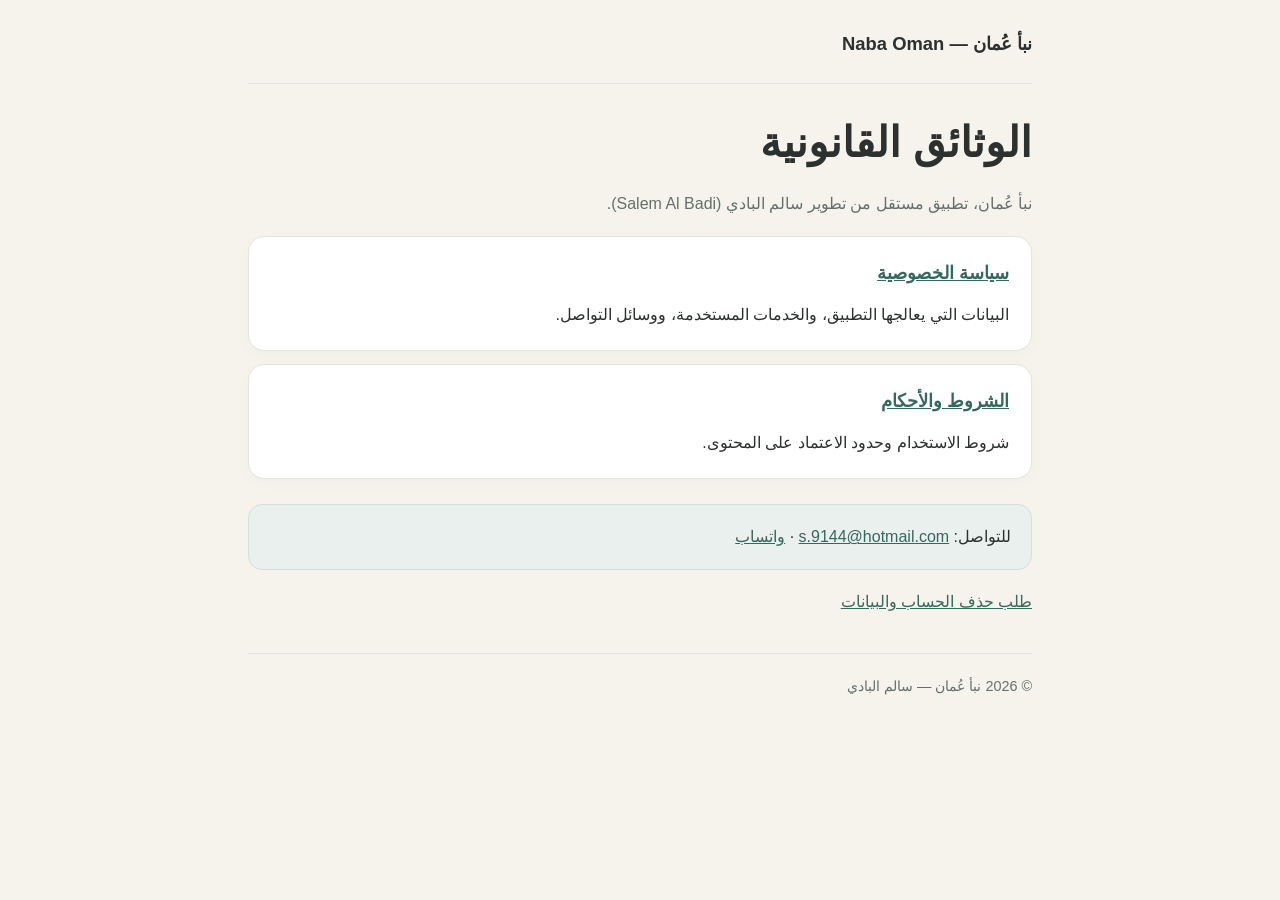
<file: index.html>
<!doctype html><html lang="ar" dir="rtl"><head><meta charset="utf-8"><meta name="viewport" content="width=device-width,initial-scale=1"><title>نبأ عُمان | الوثائق القانونية</title><link rel="stylesheet" href="style.css"></head><body><div class="wrap"><header><div class="brand">نبأ عُمان — Naba Oman</div></header><main><h1>الوثائق القانونية</h1><p class="lead">نبأ عُمان، تطبيق مستقل من تطوير سالم البادي (Salem Al Badi).</p><section class="section"><h2><a href="privacy.html">سياسة الخصوصية</a></h2><p>البيانات التي يعالجها التطبيق، والخدمات المستخدمة، ووسائل التواصل.</p></section><section class="section"><h2><a href="terms.html">الشروط والأحكام</a></h2><p>شروط الاستخدام وحدود الاعتماد على المحتوى.</p></section><aside class="contact">للتواصل: <a href="mailto:s.9144@hotmail.com">s.9144@hotmail.com</a> · <a href="https://wa.me/96877226886">واتساب</a></aside><p><a href="delete-account.html">طلب حذف الحساب والبيانات</a></p></main><footer>© 2026 نبأ عُمان — سالم البادي</footer></div></body></html>
</file>
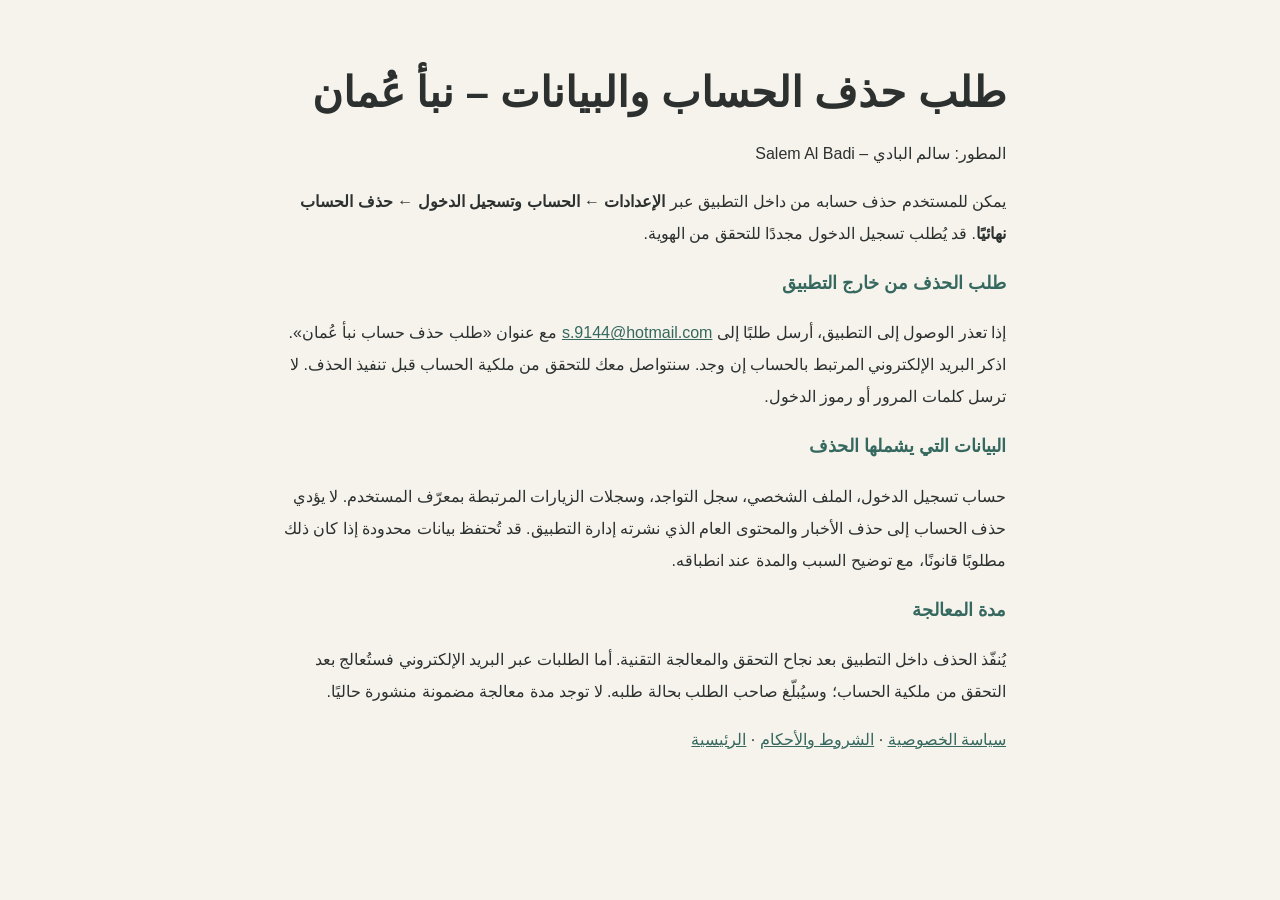
<file: delete-account.html>
<!doctype html><html lang="ar" dir="rtl"><head><meta charset="utf-8"><meta name="viewport" content="width=device-width,initial-scale=1"><title>حذف الحساب والبيانات | نبأ عُمان</title><link rel="stylesheet" href="style.css"></head><body><main class="container" style="max-width:780px;margin:40px auto;padding:24px"><h1>طلب حذف الحساب والبيانات – نبأ عُمان</h1><p>المطور: سالم البادي – Salem Al Badi</p><p>يمكن للمستخدم حذف حسابه من داخل التطبيق عبر <strong>الإعدادات ← الحساب وتسجيل الدخول ← حذف الحساب نهائيًا</strong>. قد يُطلب تسجيل الدخول مجددًا للتحقق من الهوية.</p><h2>طلب الحذف من خارج التطبيق</h2><p>إذا تعذر الوصول إلى التطبيق، أرسل طلبًا إلى <a href="mailto:s.9144@hotmail.com?subject=%D8%B7%D9%84%D8%A8%20%D8%AD%D8%B0%D9%81%20%D8%AD%D8%B3%D8%A7%D8%A8%20%D9%86%D8%A8%D8%A3%20%D8%B9%D9%8F%D9%85%D8%A7%D9%86">s.9144@hotmail.com</a> مع عنوان «طلب حذف حساب نبأ عُمان». اذكر البريد الإلكتروني المرتبط بالحساب إن وجد. سنتواصل معك للتحقق من ملكية الحساب قبل تنفيذ الحذف. لا ترسل كلمات المرور أو رموز الدخول.</p><h2>البيانات التي يشملها الحذف</h2><p>حساب تسجيل الدخول، الملف الشخصي، سجل التواجد، وسجلات الزيارات المرتبطة بمعرّف المستخدم. لا يؤدي حذف الحساب إلى حذف الأخبار والمحتوى العام الذي نشرته إدارة التطبيق. قد تُحتفظ بيانات محدودة إذا كان ذلك مطلوبًا قانونًا، مع توضيح السبب والمدة عند انطباقه.</p><h2>مدة المعالجة</h2><p>يُنفّذ الحذف داخل التطبيق بعد نجاح التحقق والمعالجة التقنية. أما الطلبات عبر البريد الإلكتروني فستُعالج بعد التحقق من ملكية الحساب؛ وسيُبلّغ صاحب الطلب بحالة طلبه. لا توجد مدة معالجة مضمونة منشورة حاليًا.</p><p><a href="privacy.html">سياسة الخصوصية</a> · <a href="terms.html">الشروط والأحكام</a> · <a href="index.html">الرئيسية</a></p></main></body></html>
</file>
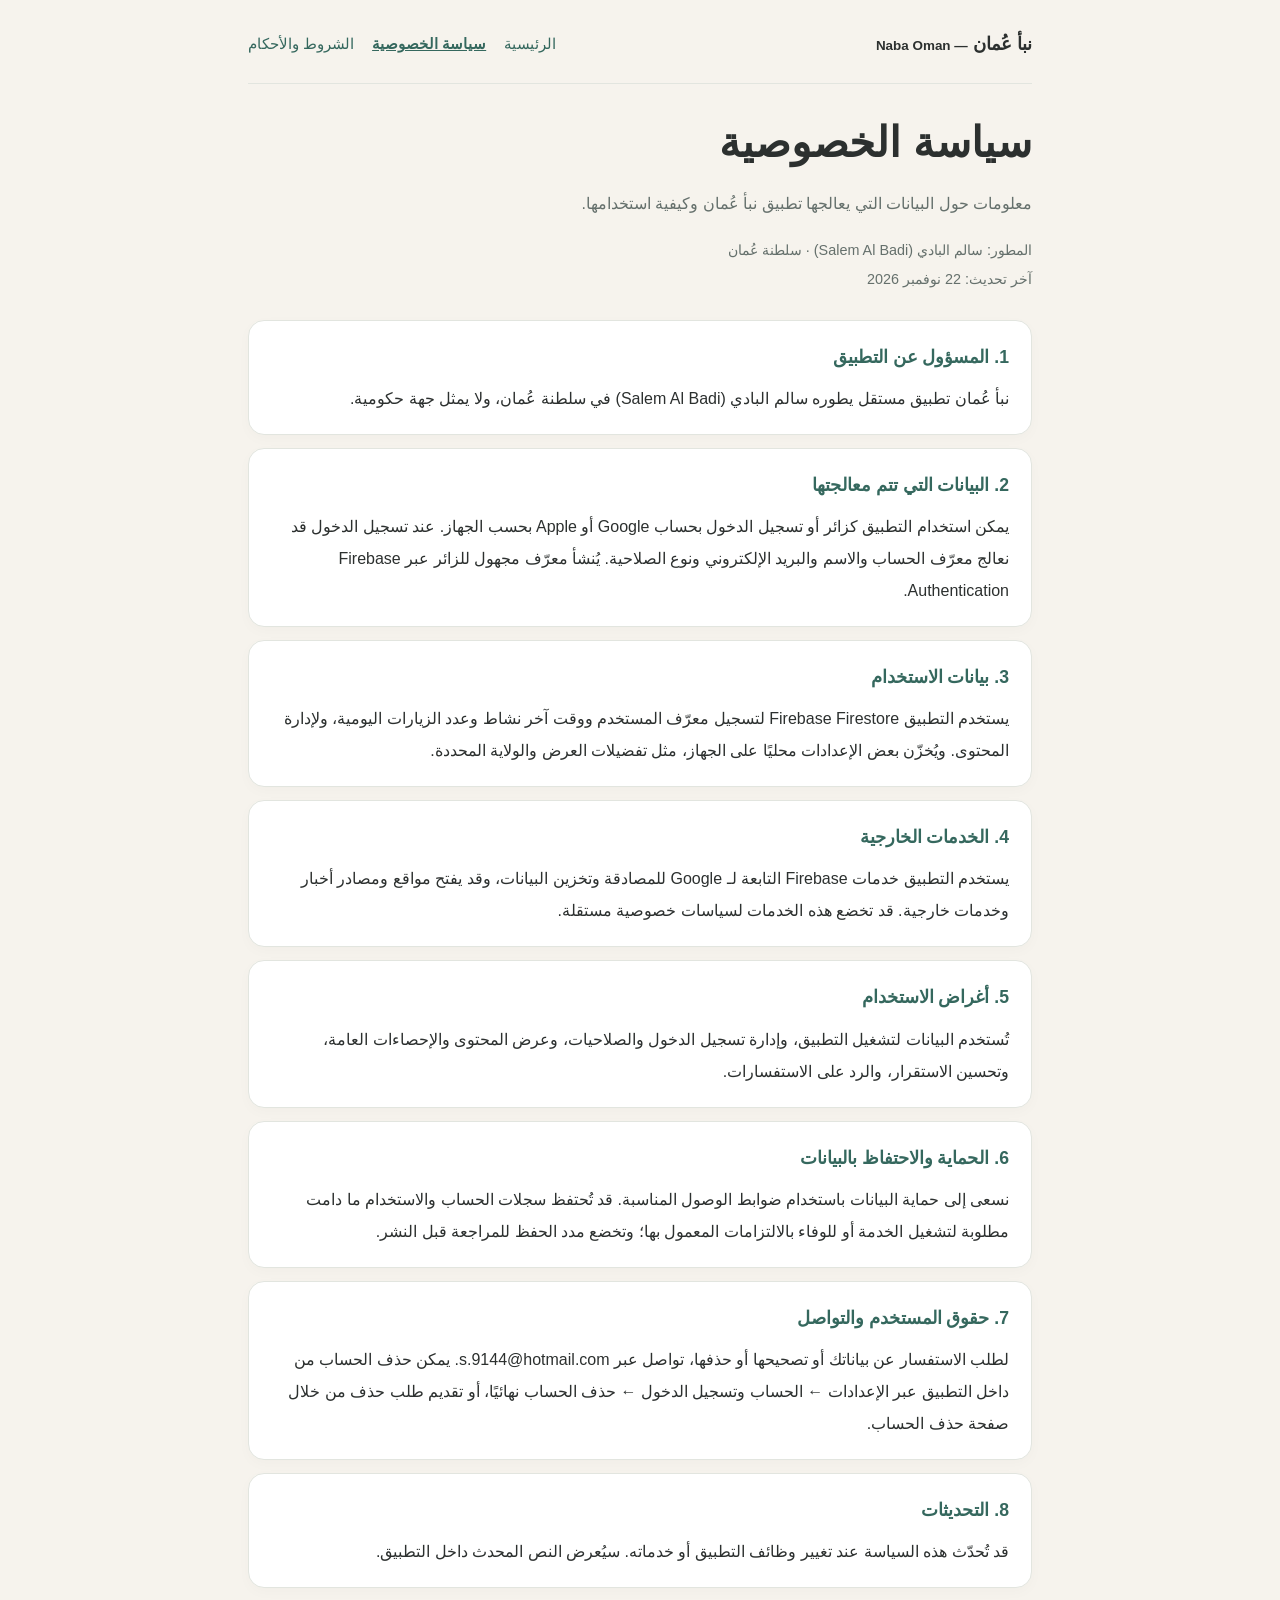
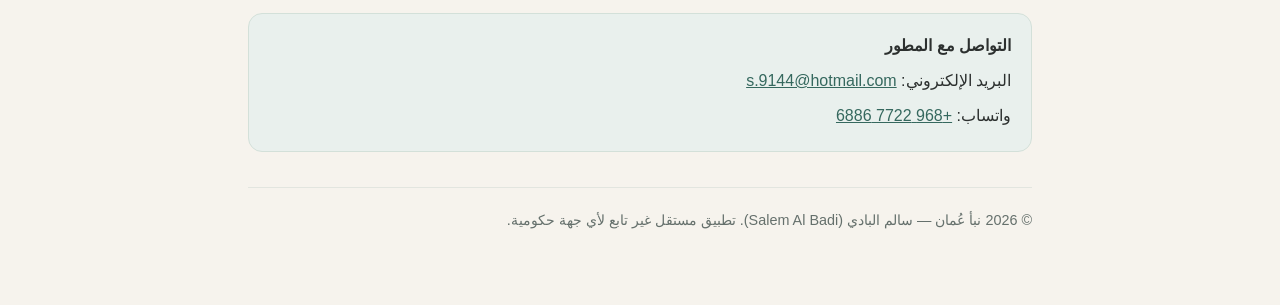
<file: privacy.html>
<!doctype html><html lang="ar" dir="rtl"><head><meta charset="utf-8"><meta name="viewport" content="width=device-width,initial-scale=1"><meta name="description" content="معلومات حول البيانات التي يعالجها تطبيق نبأ عُمان وكيفية استخدامها."><title>سياسة الخصوصية | نبأ عُمان</title><link rel="stylesheet" href="style.css"></head><body><div class="wrap"><header><div class="brand">نبأ عُمان <small lang="en">— Naba Oman</small></div><nav aria-label="التنقل"><a href="index.html">الرئيسية</a><a href="privacy.html" aria-current=page>سياسة الخصوصية</a><a href="terms.html" >الشروط والأحكام</a></nav></header><main><h1>سياسة الخصوصية</h1><p class="lead">معلومات حول البيانات التي يعالجها تطبيق نبأ عُمان وكيفية استخدامها.</p><p class="meta">المطور: سالم البادي <span lang="en">(Salem Al Badi)</span> · سلطنة عُمان<br>آخر تحديث: 22 نوفمبر 2026</p><section class="section"><h2>1. المسؤول عن التطبيق</h2><p>نبأ عُمان تطبيق مستقل يطوره سالم البادي (Salem Al Badi) في سلطنة عُمان، ولا يمثل جهة حكومية.</p></section>
<section class="section"><h2>2. البيانات التي تتم معالجتها</h2><p>يمكن استخدام التطبيق كزائر أو تسجيل الدخول بحساب Google أو Apple بحسب الجهاز. عند تسجيل الدخول قد نعالج معرّف الحساب والاسم والبريد الإلكتروني ونوع الصلاحية. يُنشأ معرّف مجهول للزائر عبر Firebase Authentication.</p></section>
<section class="section"><h2>3. بيانات الاستخدام</h2><p>يستخدم التطبيق Firebase Firestore لتسجيل معرّف المستخدم ووقت آخر نشاط وعدد الزيارات اليومية، ولإدارة المحتوى. ويُخزّن بعض الإعدادات محليًا على الجهاز، مثل تفضيلات العرض والولاية المحددة.</p></section>
<section class="section"><h2>4. الخدمات الخارجية</h2><p>يستخدم التطبيق خدمات Firebase التابعة لـ Google للمصادقة وتخزين البيانات، وقد يفتح مواقع ومصادر أخبار وخدمات خارجية. قد تخضع هذه الخدمات لسياسات خصوصية مستقلة.</p></section>
<section class="section"><h2>5. أغراض الاستخدام</h2><p>تُستخدم البيانات لتشغيل التطبيق، وإدارة تسجيل الدخول والصلاحيات، وعرض المحتوى والإحصاءات العامة، وتحسين الاستقرار، والرد على الاستفسارات.</p></section>
<section class="section"><h2>6. الحماية والاحتفاظ بالبيانات</h2><p>نسعى إلى حماية البيانات باستخدام ضوابط الوصول المناسبة. قد تُحتفظ سجلات الحساب والاستخدام ما دامت مطلوبة لتشغيل الخدمة أو للوفاء بالالتزامات المعمول بها؛ وتخضع مدد الحفظ للمراجعة قبل النشر.</p></section>
<section class="section"><h2>7. حقوق المستخدم والتواصل</h2><p>لطلب الاستفسار عن بياناتك أو تصحيحها أو حذفها، تواصل عبر s.9144@hotmail.com. يمكن حذف الحساب من داخل التطبيق عبر الإعدادات ← الحساب وتسجيل الدخول ← حذف الحساب نهائيًا، أو تقديم طلب حذف من خلال صفحة حذف الحساب.</p></section>
<section class="section"><h2>8. التحديثات</h2><p>قد تُحدّث هذه السياسة عند تغيير وظائف التطبيق أو خدماته. سيُعرض النص المحدث داخل التطبيق.</p></section><aside class="contact"><strong>التواصل مع المطور</strong><p>البريد الإلكتروني: <a href="mailto:s.9144@hotmail.com">s.9144@hotmail.com</a></p><p>واتساب: <a href="https://wa.me/96877226886" rel="noopener noreferrer">+968 7722 6886</a></p></aside></main><footer>© 2026 نبأ عُمان — سالم البادي (Salem Al Badi). تطبيق مستقل غير تابع لأي جهة حكومية.</footer></div></body></html>
</file>
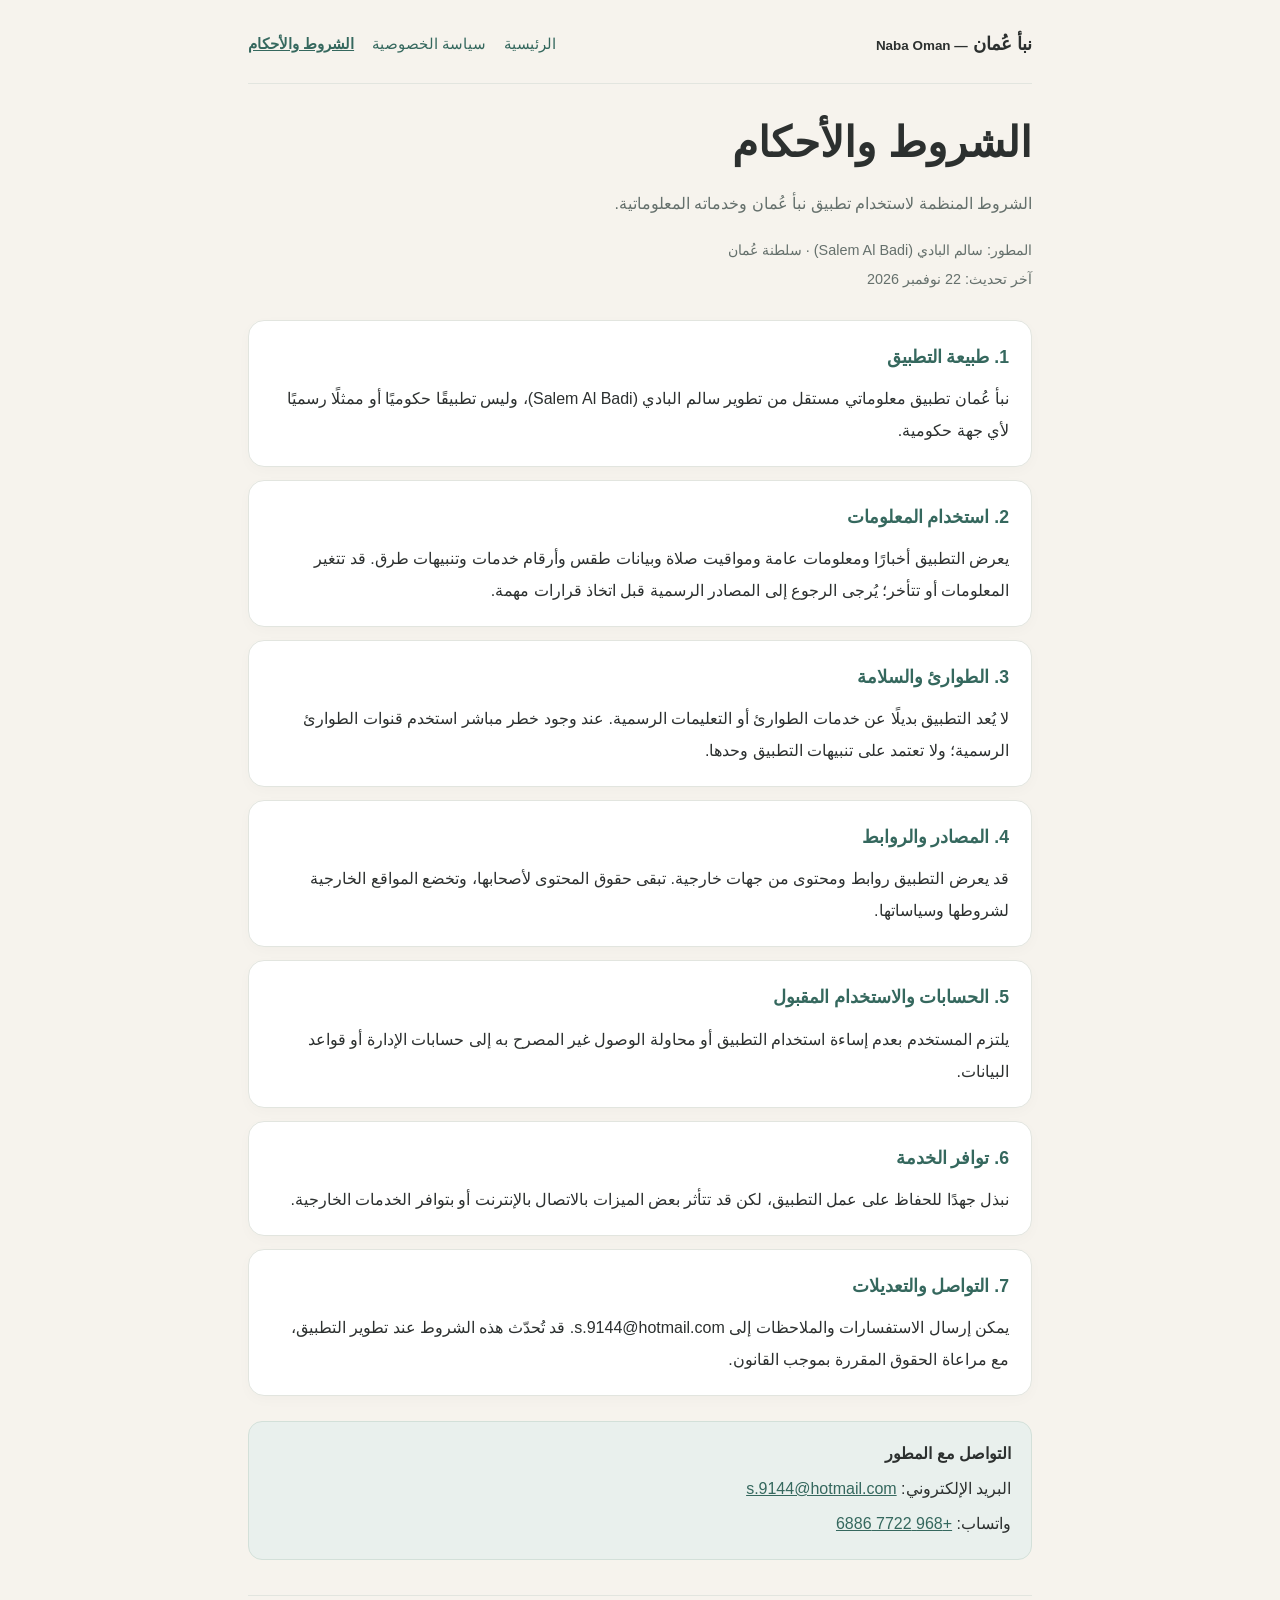
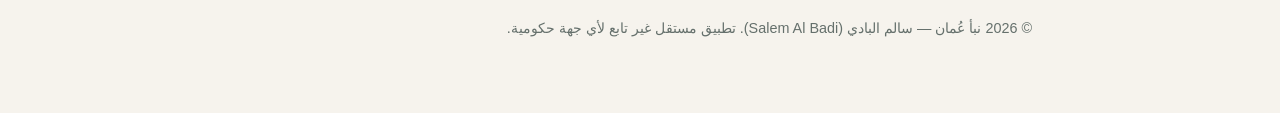
<file: terms.html>
<!doctype html><html lang="ar" dir="rtl"><head><meta charset="utf-8"><meta name="viewport" content="width=device-width,initial-scale=1"><meta name="description" content="الشروط المنظمة لاستخدام تطبيق نبأ عُمان وخدماته المعلوماتية."><title>الشروط والأحكام | نبأ عُمان</title><link rel="stylesheet" href="style.css"></head><body><div class="wrap"><header><div class="brand">نبأ عُمان <small lang="en">— Naba Oman</small></div><nav aria-label="التنقل"><a href="index.html">الرئيسية</a><a href="privacy.html" >سياسة الخصوصية</a><a href="terms.html" aria-current=page>الشروط والأحكام</a></nav></header><main><h1>الشروط والأحكام</h1><p class="lead">الشروط المنظمة لاستخدام تطبيق نبأ عُمان وخدماته المعلوماتية.</p><p class="meta">المطور: سالم البادي <span lang="en">(Salem Al Badi)</span> · سلطنة عُمان<br>آخر تحديث: 22 نوفمبر 2026</p><section class="section"><h2>1. طبيعة التطبيق</h2><p>نبأ عُمان تطبيق معلوماتي مستقل من تطوير سالم البادي (Salem Al Badi)، وليس تطبيقًا حكوميًا أو ممثلًا رسميًا لأي جهة حكومية.</p></section>
<section class="section"><h2>2. استخدام المعلومات</h2><p>يعرض التطبيق أخبارًا ومعلومات عامة ومواقيت صلاة وبيانات طقس وأرقام خدمات وتنبيهات طرق. قد تتغير المعلومات أو تتأخر؛ يُرجى الرجوع إلى المصادر الرسمية قبل اتخاذ قرارات مهمة.</p></section>
<section class="section"><h2>3. الطوارئ والسلامة</h2><p>لا يُعد التطبيق بديلًا عن خدمات الطوارئ أو التعليمات الرسمية. عند وجود خطر مباشر استخدم قنوات الطوارئ الرسمية؛ ولا تعتمد على تنبيهات التطبيق وحدها.</p></section>
<section class="section"><h2>4. المصادر والروابط</h2><p>قد يعرض التطبيق روابط ومحتوى من جهات خارجية. تبقى حقوق المحتوى لأصحابها، وتخضع المواقع الخارجية لشروطها وسياساتها.</p></section>
<section class="section"><h2>5. الحسابات والاستخدام المقبول</h2><p>يلتزم المستخدم بعدم إساءة استخدام التطبيق أو محاولة الوصول غير المصرح به إلى حسابات الإدارة أو قواعد البيانات.</p></section>
<section class="section"><h2>6. توافر الخدمة</h2><p>نبذل جهدًا للحفاظ على عمل التطبيق، لكن قد تتأثر بعض الميزات بالاتصال بالإنترنت أو بتوافر الخدمات الخارجية.</p></section>
<section class="section"><h2>7. التواصل والتعديلات</h2><p>يمكن إرسال الاستفسارات والملاحظات إلى s.9144@hotmail.com. قد تُحدّث هذه الشروط عند تطوير التطبيق، مع مراعاة الحقوق المقررة بموجب القانون.</p></section><aside class="contact"><strong>التواصل مع المطور</strong><p>البريد الإلكتروني: <a href="mailto:s.9144@hotmail.com">s.9144@hotmail.com</a></p><p>واتساب: <a href="https://wa.me/96877226886" rel="noopener noreferrer">+968 7722 6886</a></p></aside></main><footer>© 2026 نبأ عُمان — سالم البادي (Salem Al Badi). تطبيق مستقل غير تابع لأي جهة حكومية.</footer></div></body></html>
</file>
<file: style.css>
:root{color-scheme:light;--bg:#f6f3ed;--card:#fff;--ink:#2c302f;--muted:#65706c;--accent:#35685e;--border:#e2e5df}*{box-sizing:border-box}body{margin:0;background:var(--bg);color:var(--ink);font-family:Tahoma,Arial,sans-serif;line-height:2}a{color:var(--accent)}.wrap{max-width:820px;margin:auto;padding:26px 18px 70px}header{display:flex;align-items:center;justify-content:space-between;gap:16px;flex-wrap:wrap;padding-bottom:20px;border-bottom:1px solid var(--border)}.brand{font-weight:800;font-size:1.15rem}nav{display:flex;gap:18px;flex-wrap:wrap}nav a{text-decoration:none;font-size:.92rem}nav a[aria-current=page]{font-weight:bold;text-decoration:underline}main{padding-top:30px}h1{font-size:clamp(1.8rem,5vw,2.6rem);margin:0 0 4px;line-height:1.4}h2{font-size:1.1rem;margin:0 0 8px;color:var(--accent)}.lead,.meta{color:var(--muted)}.meta{font-size:.9rem;margin-bottom:26px}.section{background:var(--card);border:1px solid var(--border);border-radius:16px;padding:19px 22px;margin:13px 0;box-shadow:0 4px 14px #00000006}.section p{margin:0}footer{margin-top:35px;padding-top:18px;border-top:1px solid var(--border);font-size:.9rem;color:var(--muted)}.contact{background:#e9f0ed;border:1px solid #d3e0d9;border-radius:14px;padding:16px 20px;margin-top:25px}.contact p{margin:3px 0}small{font-size:.84rem}@media(max-width:520px){.wrap{padding:16px 13px 48px}.section{padding:16px}header{align-items:flex-start}}
</file>
